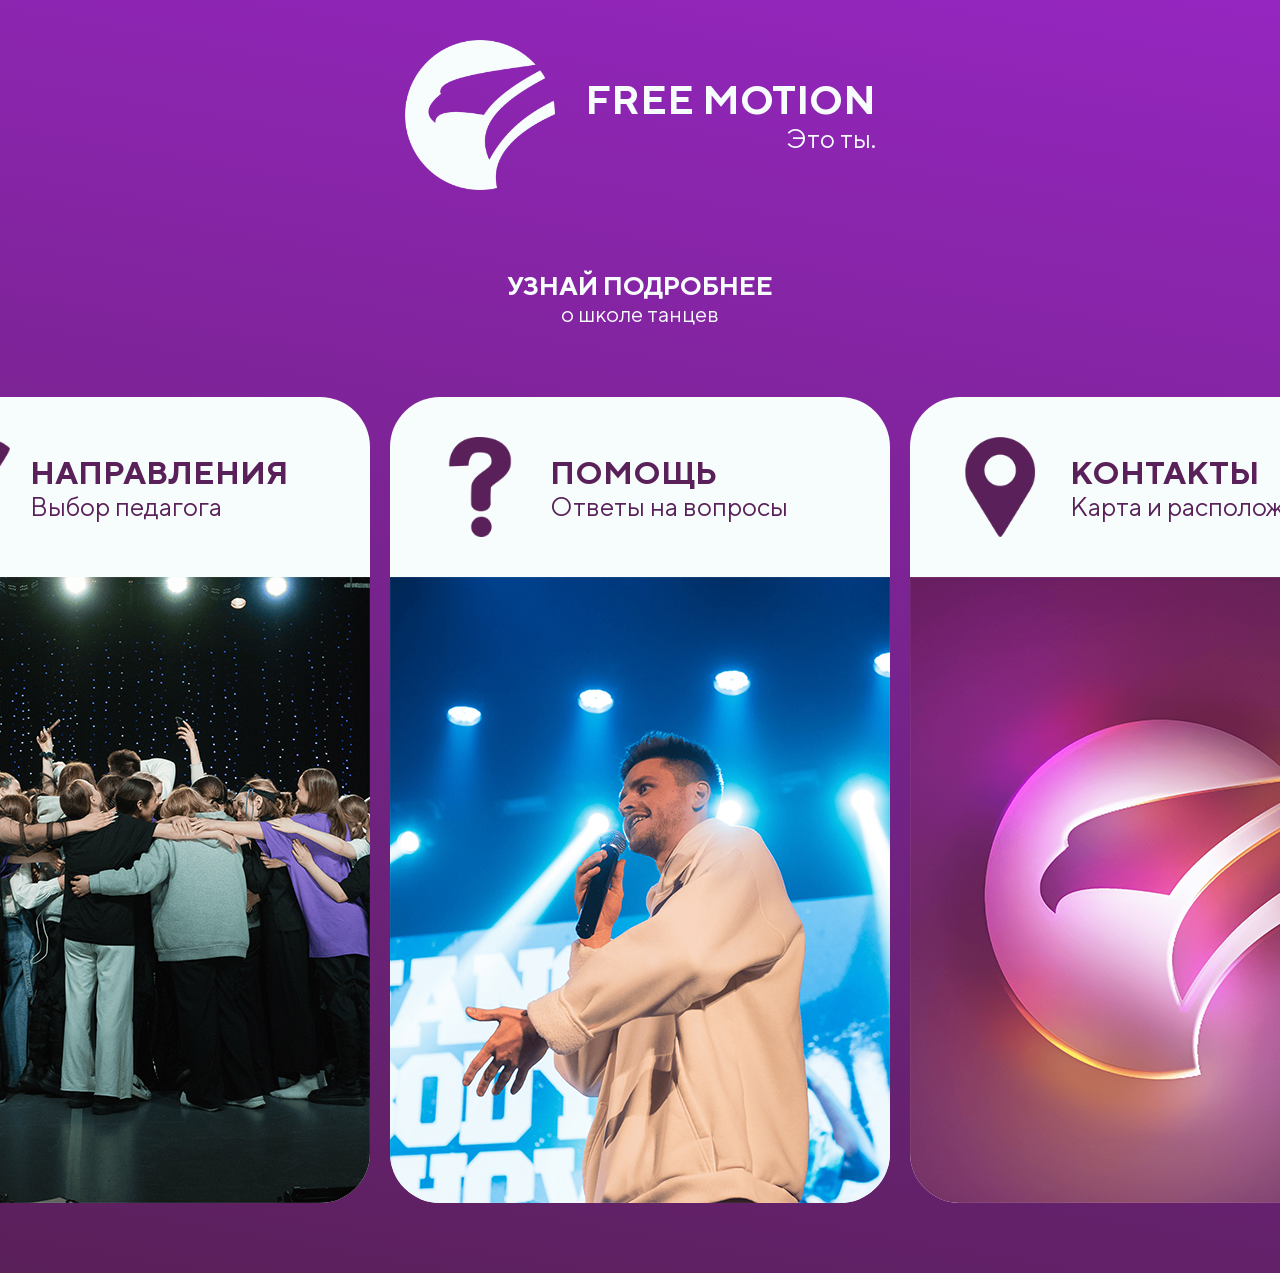
<file: index.html>
<!DOCTYPE html>
<html lang="ru">

<head>
    <meta charset="UTF-8">
    <meta name="viewport" content="width=device-width, initial-scale=1.0, maximum-scale=1.0, user-scalable=no">
    <title>FREE MOTION - Главная</title>
    <meta name="apple-mobile-web-app-capable" content="yes">
    <link rel="icon" href="/assets/icons/icon.png">
    <link rel="apple-touch-icon" href="/assets/icons/icon.png">
    <link rel="stylesheet" href="/assets/css/styles.css">
    <link rel="stylesheet" href="/assets/css/site.css">
    <link rel="stylesheet" href="/index.css">
</head>

<div class="topbar"></div>

<body>
    <header>
        <div class="header">
            <div class="brand">
                <a href="/"><img src="/assets/icons/logo.png"></a>
                <div class="titles">
                    <p class="title">FREE MOTION</p>
                    <p class="subtitle">Это ты.</p>
                </div>
            </div>
        </div>
    </header>

    <main>
        <div class="head">
            <p>Узнай подробнее</p>
            <p>о школе танцев</p>
        </div>

        <div class="index">
            <a href="/directions/">
                <div class="index-block">
                    <div class="block-header">
                        <img class="header-img" src="/assets/images/main/directions.webp">
                        <img class="header-img hover" src="/assets/images/main/directions-hover.webp">
                        <div class="block-title">
                            <p>Направления</p>
                            <p>Выбор педагога</p>
                        </div>
                    </div>
                    <div class="block-img">
                        <img src="/assets/images/main/directions-img.webp">
                    </div>
                </div>
            </a>
            <a href="/help/">
                <div class="index-block">
                    <div class="block-header">
                        <img class="header-img" src="/assets/images/main/help.webp">
                        <img class="header-img hover" src="/assets/images/main/help-hover.webp">
                        <div class="block-title">
                            <p>Помощь</p>
                            <p>Ответы на вопросы</p>
                        </div>
                    </div>
                    <div class="block-img">
                        <img src="/assets/images/main/help-img.webp">
                    </div>
                </div>
            </a>
            <a href="/contact/">
                <div class="index-block">
                    <div class="block-header">
                        <img class="header-img" src="/assets/images/main/contact.webp">
                        <img class="header-img hover" src="/assets/images/main/contact-hover.webp">
                        <div class="block-title">
                            <p>Контакты</p>
                            <p>Карта и расположение</p>
                        </div>
                    </div>
                    <div class="block-img">
                        <img src="/assets/images/main/contact-img.webp">
                    </div>
                </div>
            </a>
        </div>
    </main>

</body>

<div class="bottombar"></div>

</html>
</file>
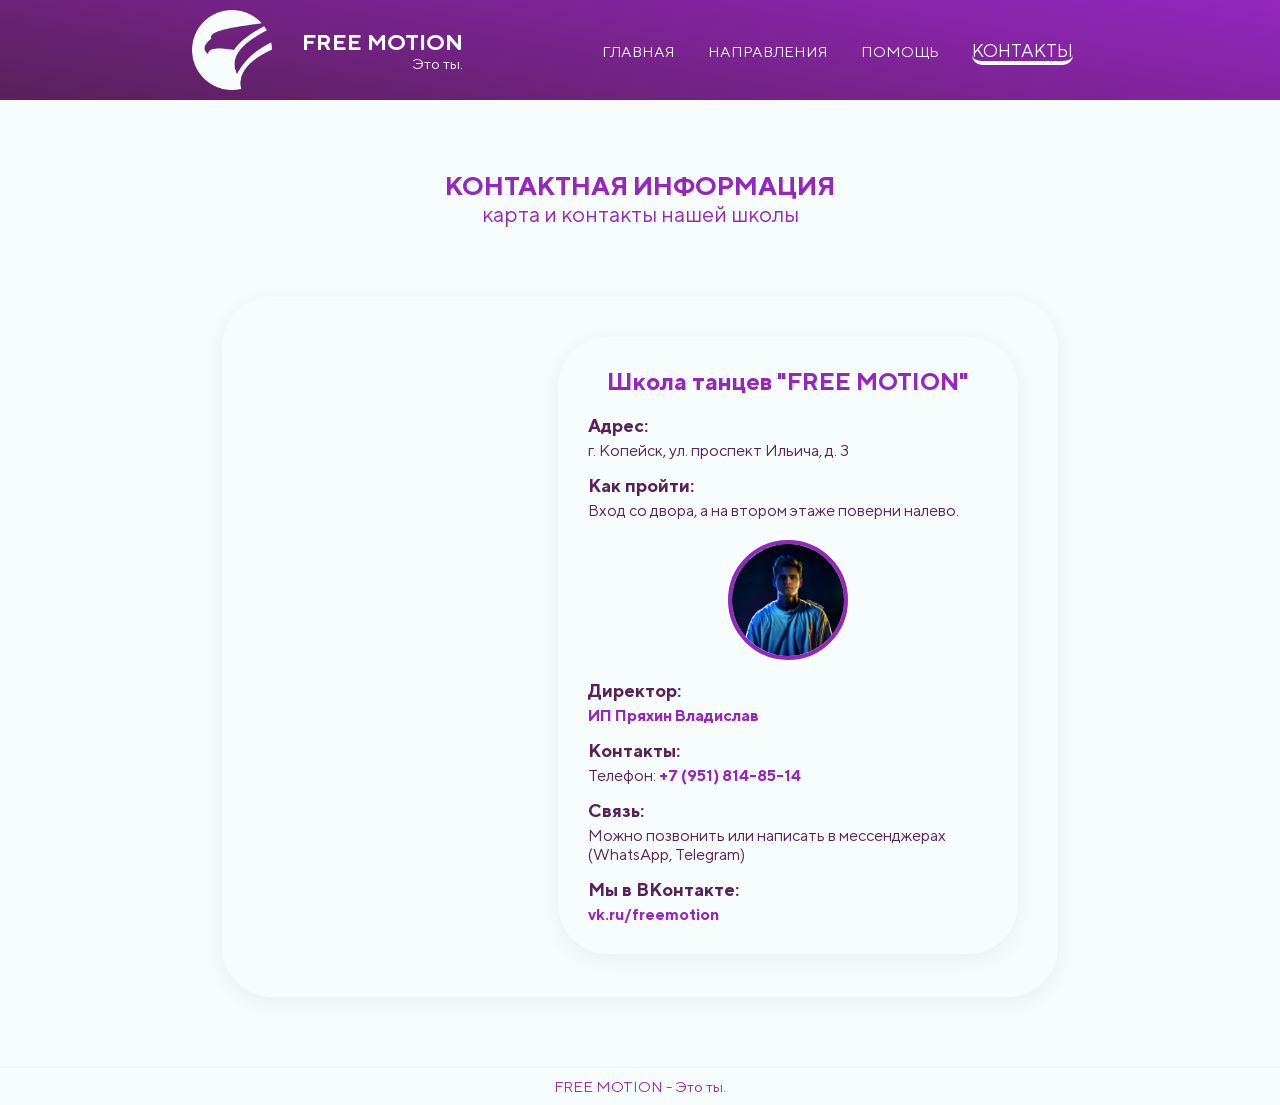
<file: contact/index.html>
<!DOCTYPE html>
<html lang="ru">

<head>
    <meta charset="UTF-8">
    <meta name="viewport" content="width=device-width, initial-scale=1.0, maximum-scale=1.0, user-scalable=no">
    <title>FREE MOTION - Контакты</title>
    <meta name="apple-mobile-web-app-capable" content="yes">
    <link rel="icon" href="/assets/icons/icon.png">
    <link rel="apple-touch-icon" href="/assets/icons/icon.png">
    <link rel="stylesheet" href="/assets/css/styles.css">
    <link rel="stylesheet" href="/assets/css/site.css">
    <link rel="stylesheet" href="/contact/contact.css">
</head>

<div class="topbar"></div>

<body>
    <header>
        <div class="header">
            <div class="brand">
                <a href="/"><img src="/assets/icons/logo.png"></a>
                <div class="titles">
                    <p class="title">FREE MOTION</p>
                    <p class="subtitle">Это ты.</p>
                </div>
            </div>
            <nav class="navigate">
                <a href="/">ГЛАВНАЯ</a>
                <a href="/directions/">НАПРАВЛЕНИЯ</a>
                <a href="/help/">ПОМОЩЬ</a>
                <a href="/contact/" class="active">КОНТАКТЫ</a>
            </nav>
        </div>

        <div class="header-mobile">
            <div class="mobile-logo">
                <a href="/"><img src="/assets/icons/logo.png"></a>
            </div>
            <div class="mobile-brand">
                <div class="mobile-titles">
                    <p class="mobile-title">FREE MOTION</p>
                    <p class="mobile-subtitle">Это ты.</p>
                </div>
                <div class="mobile-navigate">
                    <a href="/directions/"><img src="/assets/images/main/directions-hover.webp" data-active="/assets/images/mobile/directions-mobile.webp"></a>
                    <a href="/help/"><img src="/assets/images/main/help-hover.webp" data-active="/assets/images/mobile/help-mobile.webp"></a>
                    <a href="/contact/" class="active"><img src="/assets/images/main/contact-hover.webp" data-active="/assets/images/mobile/contact-mobile.webp"></a>
                </div>
            </div>
        </div>
    </header>

    <main>
        <div class="head">
            <p>Контактная информация</p>
            <p>карта и контакты нашей школы</p>
        </div>
        <div class="map">
            <div id="map"></div>
            <div class="map-contacts">
                <div class="contact-header">Школа танцев "FREE MOTION"</div>
                <div class="contact-title">Адрес:</div>
                <div class="contact-text">г. Копейск, ул. проспект Ильича, д. 3</div>
                <div class="contact-title">Как пройти:</div>
                <div class="contact-text">Вход со двора, а на втором этаже поверни налево.</div>
                <div class="contact-director"><a target="_blank" href="https://vk.ru/pryahinvlad"><img src="/assets/icons/vlad.png"></a></div>
                <div class="contact-title">Директор:</div>
                <div class="contact-text"><a target="_blank" href="https://vk.ru/pryahinvlad">ИП Пряхин Владислав</a></div>
                <div class="contact-title">Контакты:</div>
                <div class="contact-text">Телефон: <a href="tel:+79518148514">+7 (951) 814-85-14</a></div>
                <div class="contact-title">Связь:</div>
                <div class="contact-text">Можно позвонить или написать в мессенджерах (WhatsApp, Telegram)</div>
                <div class="contact-title">Мы в ВКонтакте:</div>
                <div class="contact-text"><a target="_blank" href="https://vk.ru/freemotion">vk.ru/freemotion</a></div>
            </div>
        </div>
    </main>

    <footer>
        <div class="footer">
            <p>FREE MOTION - Это ты.</p>
        </div>
    </footer>

    <script src="https://api-maps.yandex.ru/2.1/?lang=ru_RU"></script>
    <script type="module" src="/contact/contact.js"></script>

</body>

<div class="bottombar"></div>

</html>
</file>
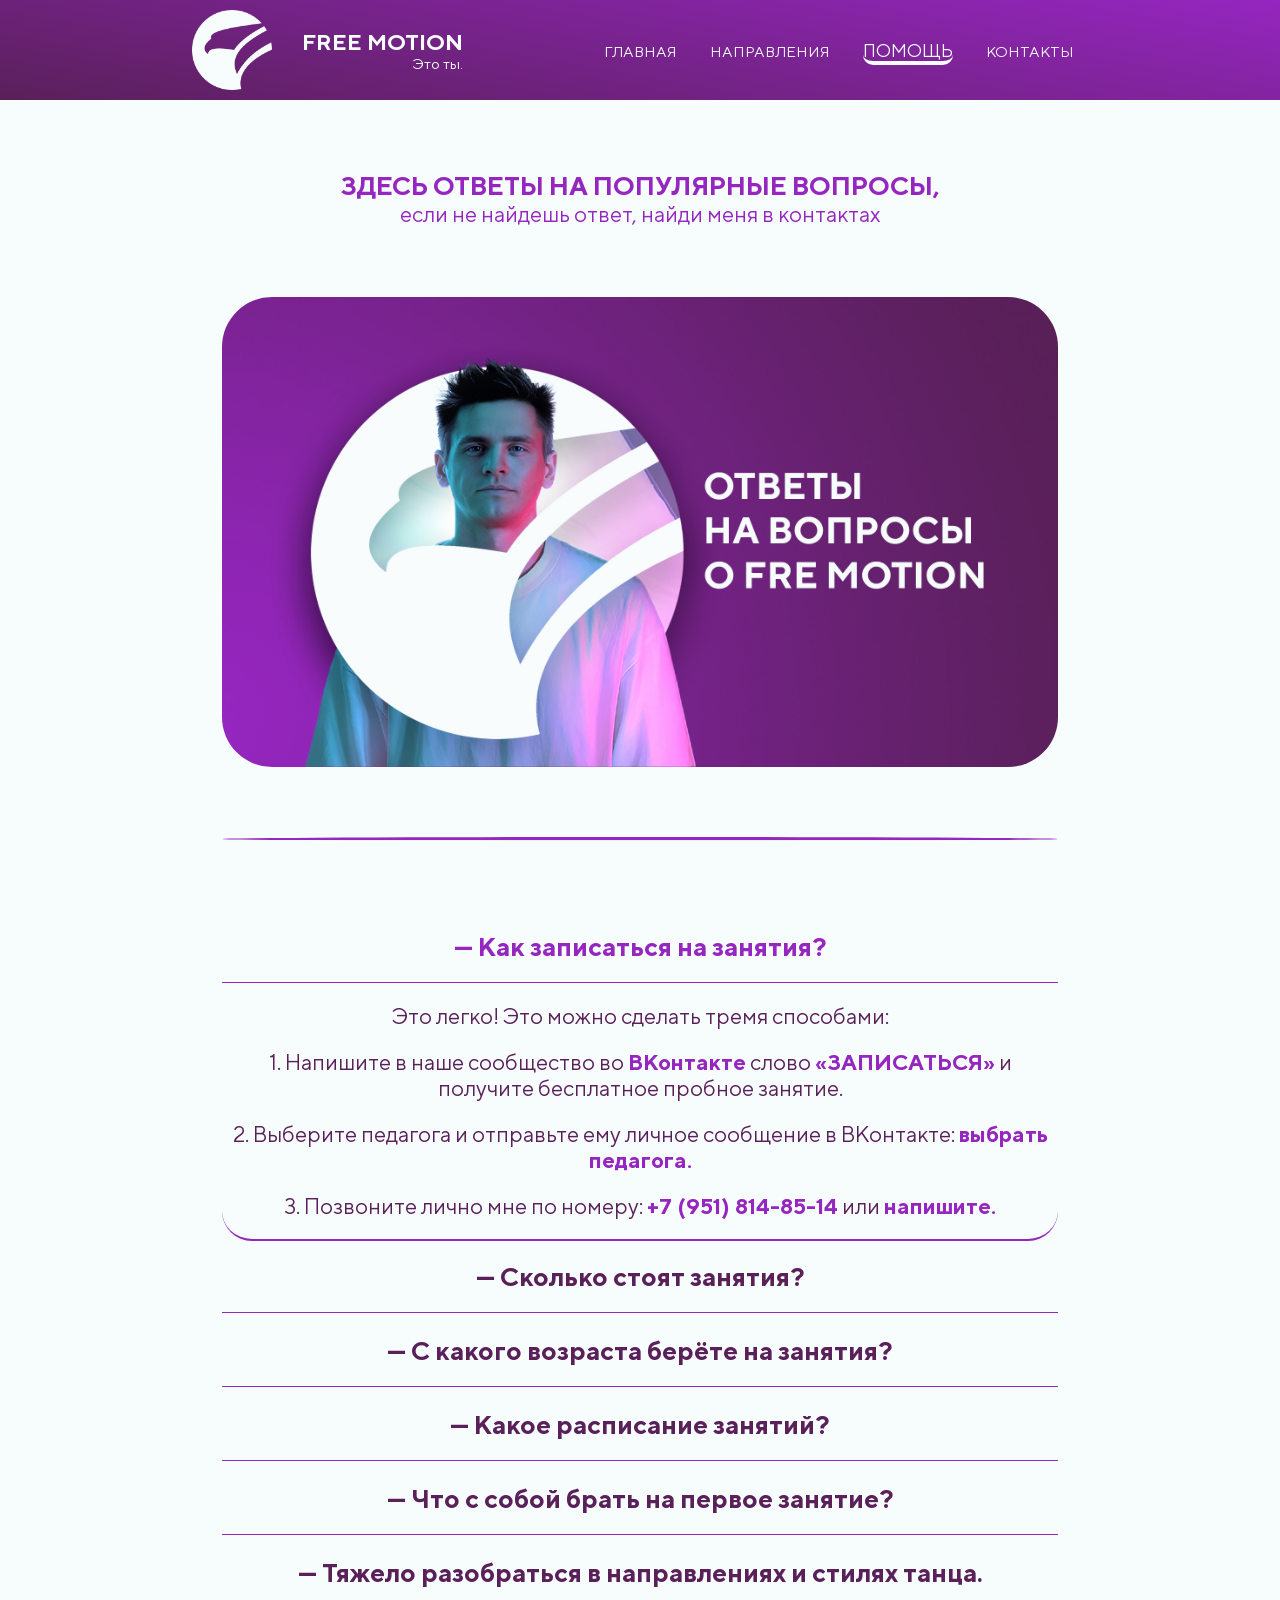
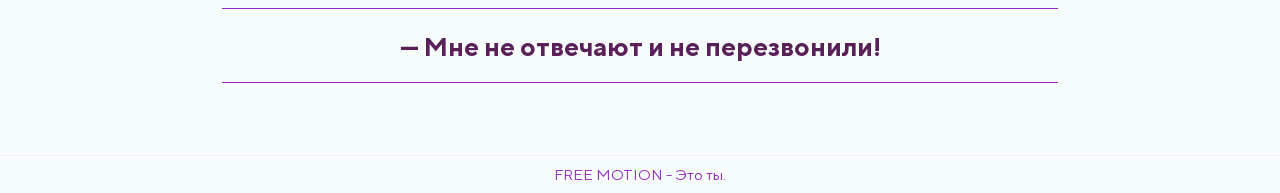
<file: help/index.html>
<!DOCTYPE html>
<html lang="ru">

<head>
    <meta charset="UTF-8">
    <meta name="viewport" content="width=device-width, initial-scale=1.0, maximum-scale=1.0, user-scalable=no">
    <title>FREE MOTION - Помощь</title>
    <meta name="apple-mobile-web-app-capable" content="yes">
    <link rel="icon" href="/assets/icons/icon.png">
    <link rel="apple-touch-icon" href="/assets/icons/icon.png">
    <link rel="stylesheet" href="/assets/css/styles.css">
    <link rel="stylesheet" href="/assets/css/site.css">
    <link rel="stylesheet" href="/help/help.css">
</head>

<div class="topbar"></div>

<body>
    <header>
        <div class="header">
            <div class="brand">
                <a href="/"><img src="/assets/icons/logo.png"></a>
                <div class="titles">
                    <p class="title">FREE MOTION</p>
                    <p class="subtitle">Это ты.</p>
                </div>
            </div>
            <nav class="navigate">
                <a href="/">ГЛАВНАЯ</a>
                <a href="/directions/">НАПРАВЛЕНИЯ</a>
                <a href="/help/" class="active">ПОМОЩЬ</a>
                <a href="/contact/">КОНТАКТЫ</a>
            </nav>
        </div>

        <div class="header-mobile">
            <div class="mobile-logo">
                <a href="/"><img src="/assets/icons/logo.png"></a>
            </div>
            <div class="mobile-brand">
                <div class="mobile-titles">
                    <p class="mobile-title">FREE MOTION</p>
                    <p class="mobile-subtitle">Это ты.</p>
                </div>
                <div class="mobile-navigate">
                    <a href="/directions/"><img src="/assets/images/main/directions-hover.webp" data-active="/assets/images/mobile/directions-mobile.webp"></a>
                    <a href="/help/" class="active"><img src="/assets/images/main/help-hover.webp" data-active="/assets/images/mobile/help-mobile.webp"></a>
                    <a href="/contact/"><img src="/assets/images/main/contact-hover.webp" data-active="/assets/images/mobile/contact-mobile.webp"></a>
                </div>
            </div>
        </div>
    </header>

    <main>
        <div class="head">
            <p>Здесь ответы на популярные вопросы,</p>
            <p>если не найдешь ответ, найди меня в контактах</p>
        </div>
        <img src="/assets/images/help/help.webp">
        <hr>
        <div class="help">
            <div class="help-block">
                <p class="help-title active">— Как записаться на занятия?</p>
                <div class="help-text active">
                    <p>Это легко! Это можно сделать тремя способами:</p>
                    <p>1. Напишите в наше сообщество во <a target="_blank" href="https://vk.ru/freemotion"><b>ВКонтакте</b></a> слово <b>«ЗАПИСАТЬСЯ»</b> и получите бесплатное пробное занятие.</p>
                    <p>2. Выберите педагога и отправьте ему личное сообщение в ВКонтакте: <a href="/directions/"><b>выбрать педагога.</b></a></p>
                    <p>3. Позвоните лично мне по номеру: <a href="tel:+79518148514"><b>+7 (951) 814-85-14</b></a> или <a target="_blank" href="https://vk.ru/pryahinvlad"><b>напишите.</b></a></p>
                </div>
            </div>
            <div class="help-block">
                <p class="help-title">— Сколько стоят занятия?</p>
                <div class="help-text">
                    <p>У каждого педагога разное количество занятий в месяц:</p>
                    <div class="help-price">
                        <div class="price">
                            <img src="/assets/images/help/price/p.webp">
                            <div class="price-title">
                                <p>Пробное занятие:</p>
                                <p>0₽</p>
                            </div>
                        </div>
                        <div class="price">
                            <img src="/assets/images/help/price/1.webp">
                            <div class="price-title">
                                <p>Разовое занятие:</p>
                                <p>500₽</p>
                            </div>
                        </div>
                        <div class="price">
                            <img src="/assets/images/help/price/8.webp">
                            <div class="price-title">
                                <p>Абонемент на 8 занятий:</p>
                                <p>2 800₽</p>
                            </div>
                        </div>
                        <div class="price">
                            <img src="/assets/images/help/price/12.webp">
                            <div class="price-title">
                                <p>Абонемент на 12 занятий:</p>
                                <p>3 200₽</p>
                            </div>
                        </div>
                    </div>
                </div>
            </div>
            <div class="help-block">
                <p class="help-title">— С какого возраста берёте на занятия?</p>
                <div class="help-text">
                    <p>Возраст в группах и командах зависит от выбранного направления. Мы учим танцевать с 9 лет до 25 лет. Более подробно о направлениях и возрасте можно у педагогах: <a href="/directions/"><b>узнать</b></a></p>
                </div>
            </div>
            <div class="help-block">
                <p class="help-title">— Какое расписание занятий?</p>
                <div class="help-text">
                    <p>Есть утрение и вечерние группы. Точное расписание зависит от уровня подготовки и выбранного направления. Более подробно о направлениях и о расписании можно узнать у педагогах: <a href="/directions/"><b>узнать</b></a></p>
                </div>
            </div>
            <div class="help-block">
                <p class="help-title">— Что с собой брать на первое занятие?</p>
                <div class="help-text">
                    <p>Движение очень красиво смотрится в свободных вещах. Это может быть лосины и футболка. Или же спортивные штаны и свитшот. И обязательно с собой иметь чистую вторую обувь, кроссовки или кеды.</p>
                </div>
            </div>
            <div class="help-block">
                <p class="help-title">— Тяжело разобраться в направлениях и стилях танца.</p>
                <div class="help-text">
                    <p>Направление — это как веточки у дерева, а листья это танцевальные стили. Всего у нас <a href="/directions/"><b>7 направлений</b></a>: K, C, R, G, N, L, A. Направления делятся по педагогам, ведь у каждого свой подход к обучению.</p>
                    <p>А вот стилей больше, но каждый стиль строится по одним канонам теории танца, для того чтобы не загружать тебя сейчас — можно просто попробовать пройти обучение у разных педагогов и уже по программе разобраться в обширной теории и практики танца. По окончанию системы обучения ты точно во всем разберешься и выберешь для себя то, что тебя по душе.</p>
                </div>
            </div>
            <div class="help-block">
                <p class="help-title">— Мне не отвечают и не перезвонили!</p>
                <div class="help-text">
                    <p>Извиняюсь за людей, у нас они творческие и могут что-то забыть. Мы постоянно тренируемся и творим, поэтому можем долго не заходить в социальные сети. Пожалуйста, напиши в таком случае мне в личные сообщения: <a target="_blank" href="https://vk.ru/pryahinvlad"><b>написать</b></a></p>
                </div>
            </div>
        </div>
    </main>

    <footer>
        <div class="footer">
            <p>FREE MOTION - Это ты.</p>
        </div>
    </footer>

    <script type="module" src="/help/help.js"></script>

</body>

<div class="bottombar"></div>

</html>
</file>
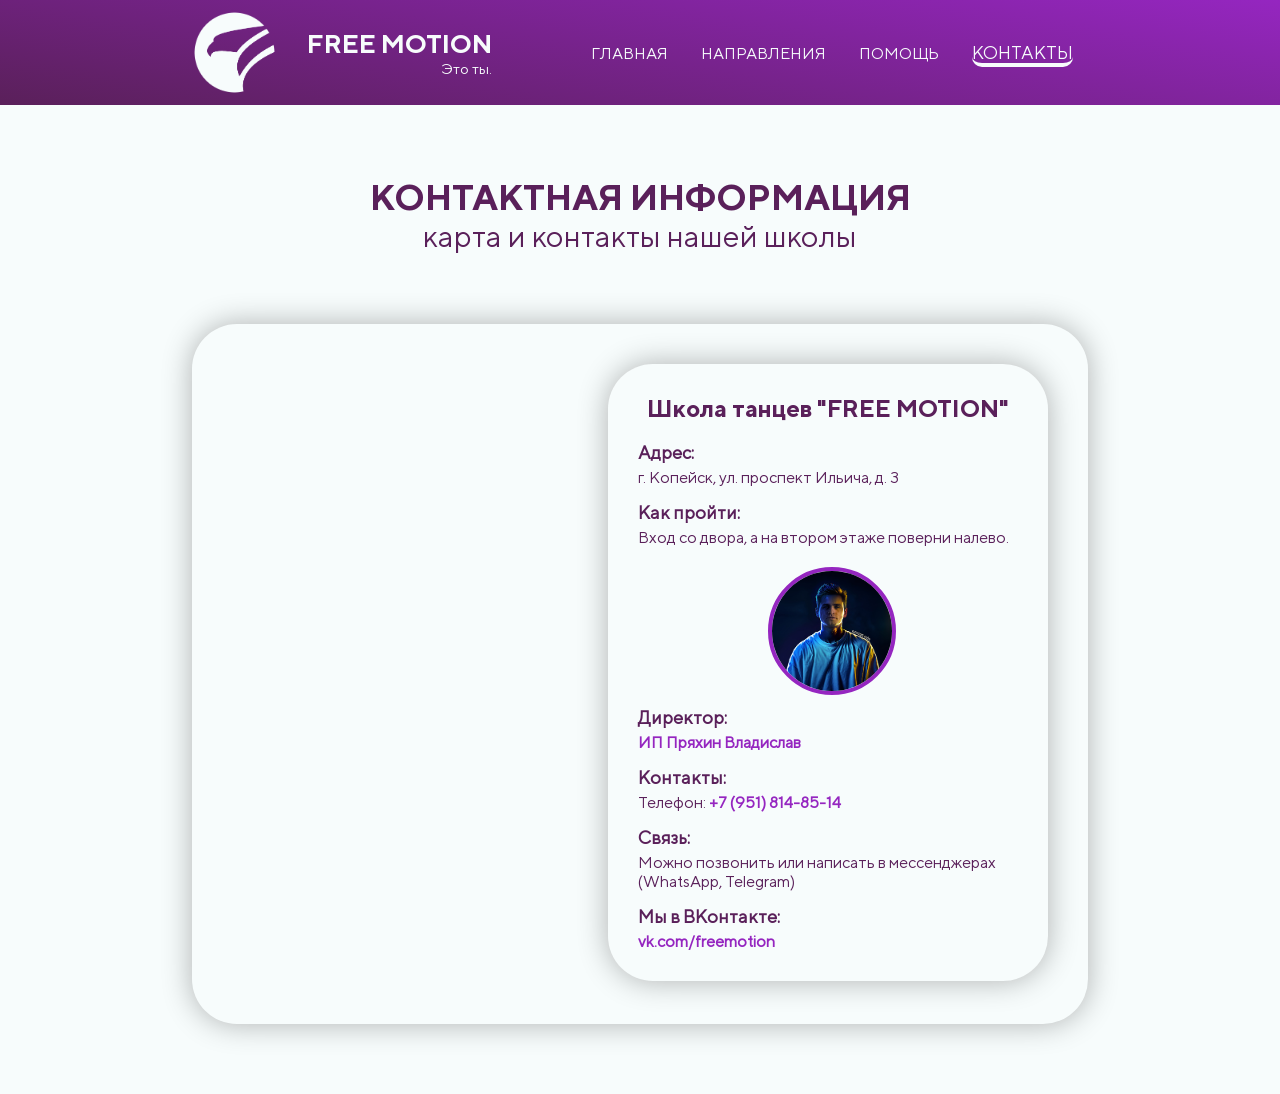
<file: contact.html>
<!DOCTYPE html>
<html lang="ru">

<head>
	<meta charset="UTF-8">
	<meta name="viewport" content="width=device-width, initial-scale=1.0">
	<title>FREE MOTION - Контакты</title>
	<link rel="icon" href="/img/favicon.png">
    <link rel="stylesheet" href="/style.css">
    <link rel="stylesheet" href="/header.css">
    <link rel="stylesheet" href="/contact.css">
    <meta name="theme-color" content="#9526c0">
</head>

<body>

    <header>
        <div class="header">
            <div class="logo">
                <a href="/"><img src="/img/logo.png" alt=""></a>
                <div class="name">
                    <p><a class="name1" href="/">FREE MOTION</a></p>
                    <p><a class="name2" href="/">Это ты.</a></p>
                </div>
            </div>
            <nav class="nav">
                <a href="/">ГЛАВНАЯ</a>
                <a href="/directions.html">НАПРАВЛЕНИЯ</a>
                <a href="/help.html">ПОМОЩЬ</a>
                <a href="/contact.html" class="active">КОНТАКТЫ</a>
            </nav>
        </div>

        <div class="header-mobile">
            <div class="logo-mobile">
                <a href="/"><img src="/img/logo.png" alt=""></a>
            </div>
            <div class="nav-mobile">
                <div class="name-mobile">
                    <p><a class="name1-mobile" href="/">FREE MOTION</a></p>
                    <p><a class="name2-mobile" href="/">Это ты.</a></p>
                </div>
                <div class="icons">
                    <a href="/directions.html" title="Направления"><img src="/img/index/nap.png" alt="Направления" data-active="/img/index/nap-header.png"></a>
                    <a href="/help.html" title="Помощь"><img src="/img/index/vop.png" alt="Помощь" data-active="/img/index/vop-header.png"></a>
                    <a href="/contact.html" class="active" title="Контакты"><img src="/img/index/map.png" alt="Контакты" data-active="/img/index/map-header.png"></a>
                </div>
            </div>
        </div>
    </header>

    <main>
    <div class="help">
        <h1>Контактная информация</h1>
        <h2>карта и контакты нашей школы</h2>
    </div>
    <div class="contact-section">
        <div class="map-wrapper">
            <div id="map"></div>
            <div class="contact-box">
                <!-- Заголовок -->
                <div class="heade">Школа танцев 
"FREE MOTION"</div>

                <!-- Адрес -->
                <div class="section-title">Адрес:</div>
                <div class="text">г. Копейск, ул. проспект Ильича, д. 3</div>

                <!-- Как пройти -->
                <div class="section-title">Как пройти:</div>
                <div class="text">Вход со двора, а на втором этаже поверни налево.</div>

                <!-- Фото директора (круглое) -->
                <div class="director-photo">
                    <a href="https://vk.com/pryahinvlad" target="_blank" rel="noopener noreferrer">
                        <img src="/img/contacts/vlad.jpg" alt="Фото директора">
                    </a>
                </div>

                <!-- Имя директора -->
                <div class="section-title">Директор:</div>
                <div class="text">
                    <a href="https://vk.com/pryahinvlad">ИП Пряхин Владислав</a>
                </div>

                <!-- Контакты -->
                <div class="section-title">Контакты:</div>
                <div class="text">
                    Телефон: <a href="tel:+79518148514">+7 (951) 814-85-14</a>
                </div>

                <!-- Способ связи -->
                <div class="section-title">Связь:</div>
                <div class="text">
                    Можно позвонить или написать в мессенджерах (WhatsApp, Telegram)
                </div>

                <!-- Группа ВКонтакте -->
                <div class="section-title">Мы в ВКонтакте:</div>
                <div class="text">
                    <a href="https://vk.com/examplegroup" target="_blank" rel="noopener noreferrer">vk.com/freemotion</a>
                </div>
            </div>
        </div>
    </div>
</main>

    <a id="top" href="#"><img src="/img/top.svg" alt=""></a>

    <script src="https://api-maps.yandex.ru/2.1/?lang=ru_RU" type="text/javascript"></script>
    <script src="https://ajax.googleapis.com/ajax/libs/jquery/3.7.1/jquery.min.js"></script>
    <script src="/main.js"></script>

</body>

</html>
</file>
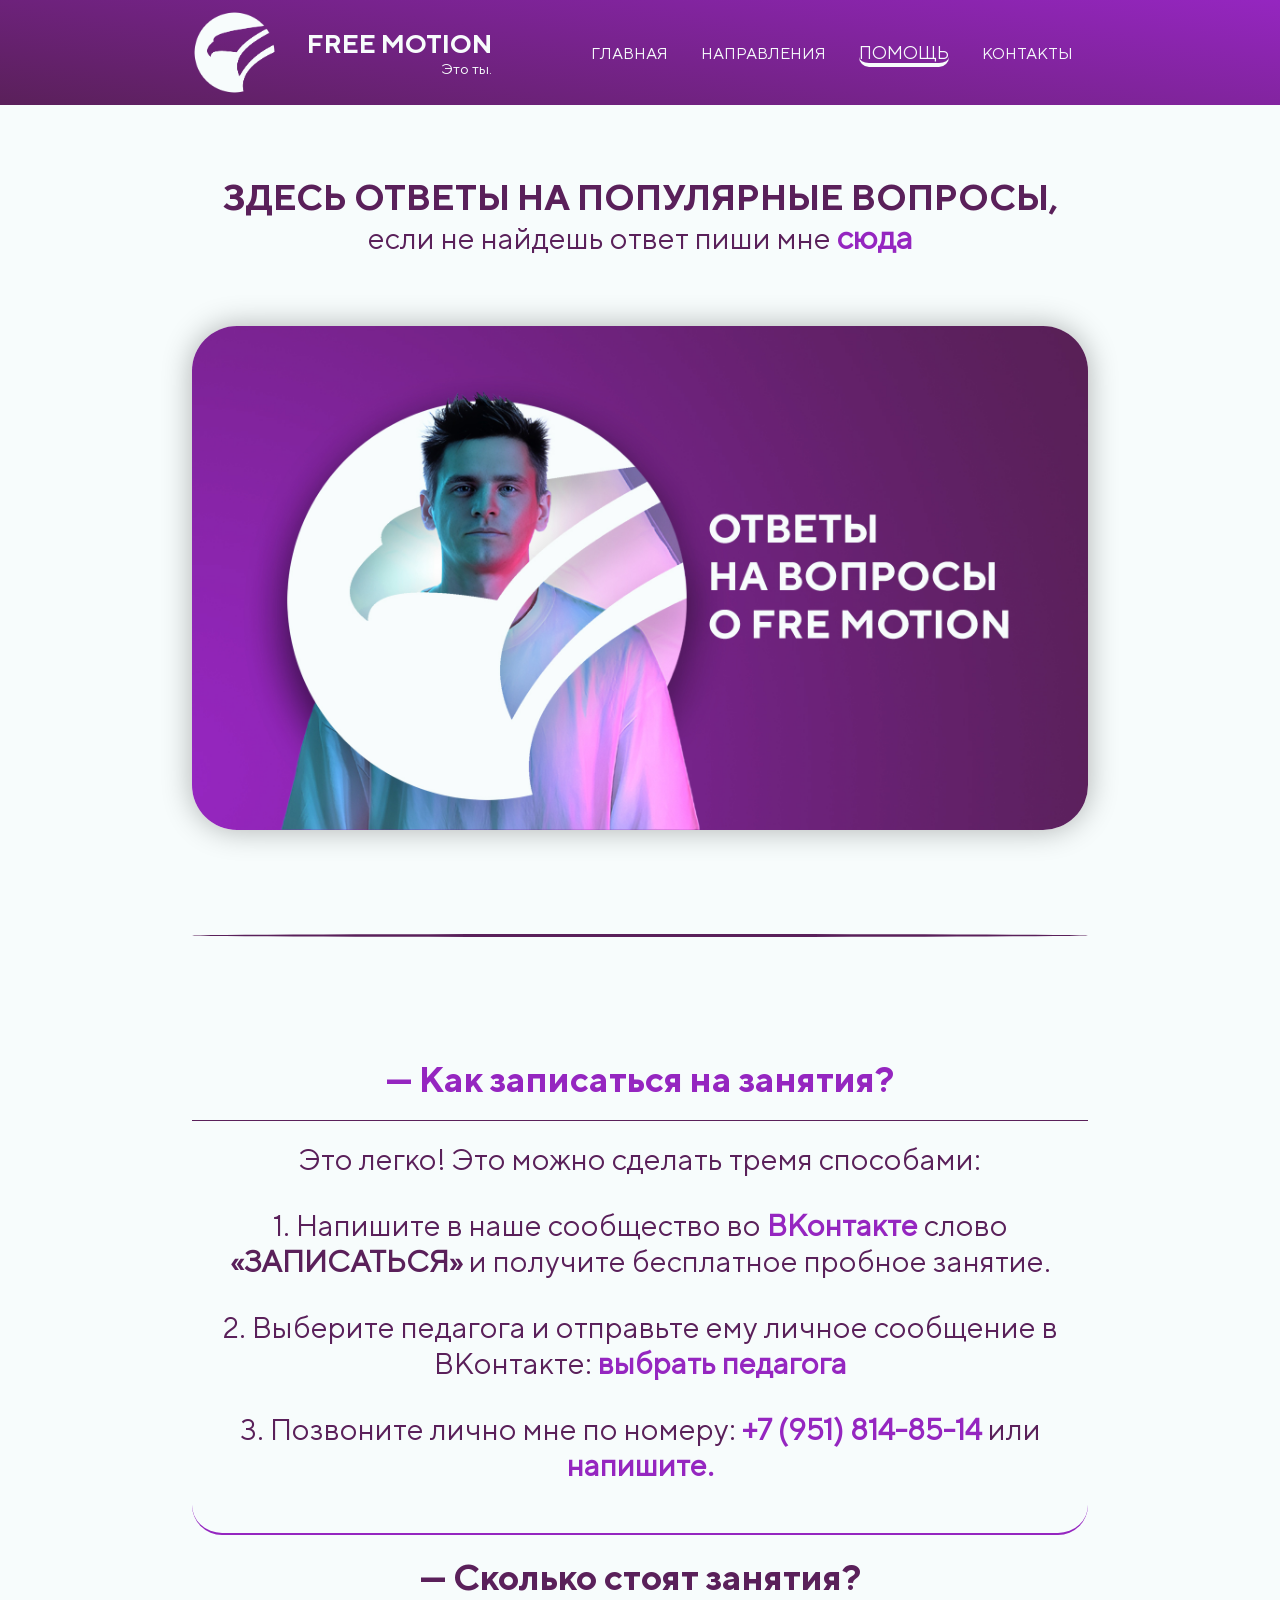
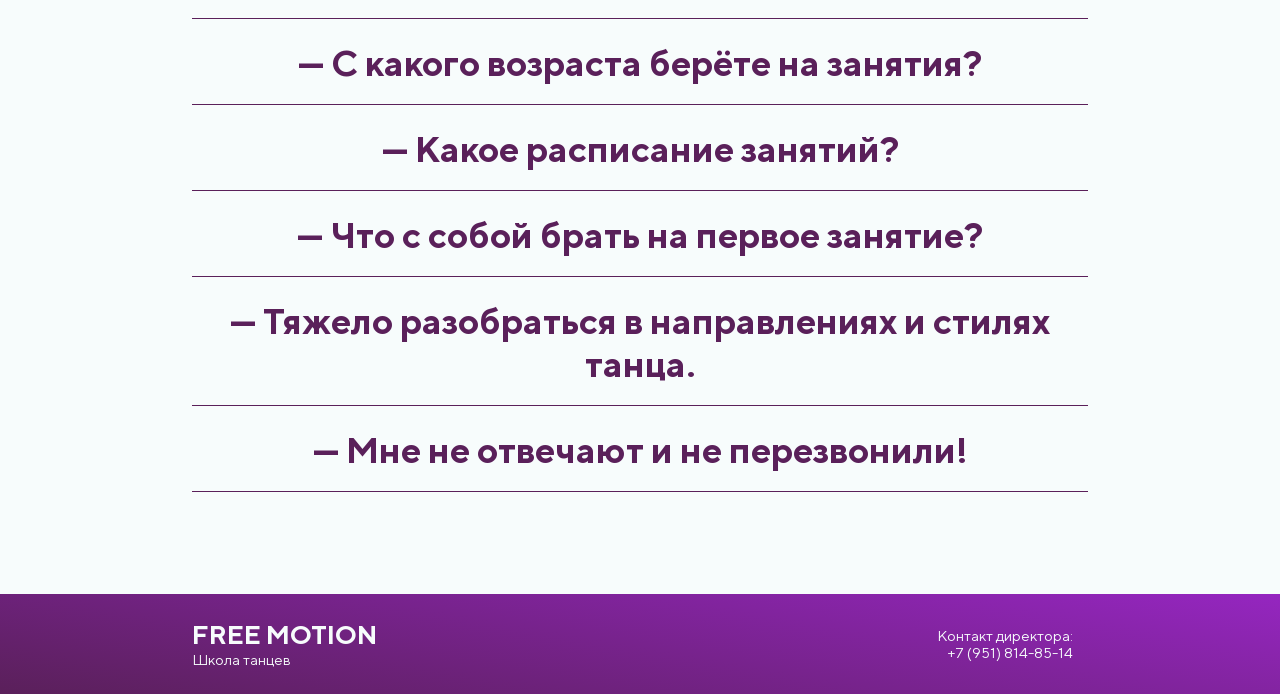
<file: help.html>
<!DOCTYPE html>
<html lang="ru">

<head>
	<meta charset="UTF-8">
	<meta name="viewport" content="width=device-width, initial-scale=1.0">
	<title>FREE MOTION - Помощь</title>
	<link rel="icon" href="/img/favicon.png">
    <link rel="stylesheet" href="/style.css">
    <link rel="stylesheet" href="/header.css">
    <link rel="stylesheet" href="/help.css">
    <link rel="stylesheet" href="/footer.css">
    <meta name="theme-color" content="#9526c0">
</head>

<body>

    <header>
        <div class="header">
            <div class="logo">
                <a href="/"><img src="/img/logo.png" alt=""></a>
                <div class="name">
                    <p><a class="name1" href="/">FREE MOTION</a></p>
                    <p><a class="name2" href="/">Это ты.</a></p>
                </div>
            </div>
            <nav class="nav">
                <a href="/">ГЛАВНАЯ</a>
                <a href="/directions.html">НАПРАВЛЕНИЯ</a>
                <a href="/help.html" class="active">ПОМОЩЬ</a>
                <a href="/contact.html">КОНТАКТЫ</a>
            </nav>
        </div>

        <div class="header-mobile">
            <div class="logo-mobile">
                <a href="/"><img src="/img/logo.png" alt=""></a>
            </div>
            <div class="nav-mobile">
                <div class="name-mobile">
                    <p><a class="name1-mobile" href="/">FREE MOTION</a></p>
                    <p><a class="name2-mobile" href="/">Это ты.</a></p>
                </div>
                <div class="icons">
                    <a href="/directions.html" title="Направления"><img src="/img/index/nap.png" alt="Направления" data-active="/img/index/nap-header.png"></a>
                    <a href="/help.html" class="active" title="Помощь"><img src="/img/index/vop.png" alt="Помощь" data-active="/img/index/vop-header.png"></a>
                    <a href="/contact.html" title="Контакты"><img src="/img/index/map.png" alt="Контакты" data-active="/img/index/map-header.png"></a>
                </div>
            </div>
        </div>
    </header>

    <main>
        <div class="main">
            <div class="help">
                <h1>Здесь ответы на популярные вопросы,</h1>
                <h2>если не найдешь ответ пиши мне <a href="https://vk.com/pryahinvlad">сюда</a></h2>
            </div>

            <div class="vlad">
                <a target="_blank" href="https://vk.com/pryahinvlad"><img src="/img/help/help.jpg" alt=""></a>
            </div>
            <hr>
            <div class="container">
                <div class="accordion">
                    <div class="accordion-block">
                        <h1 class="accordion-name activ">— Как записаться на занятия?</h1>
                        <div class="content activ">
                            <p>Это легко! Это можно сделать тремя способами:</p>
                            <p>1. Напишите в наше сообщество во <a target="_blank" href="https://vk.com/freemotion"><u>ВКонтакте</u></a> слово <b>«ЗАПИСАТЬСЯ»</b> и получите бесплатное пробное занятие.</p>
                            <p>2. Выберите педагога и отправьте ему личное сообщение в ВКонтакте: <a href="/directions.html"><u>выбрать педагога</u></a></p>
                            <p>3. Позвоните лично мне по номеру: <a href="tel:+79518148514"><u>+7 (951) 814-85-14</u></a> или <a href="https://vk.com/pryahinvlad"><u>напишите.</u></a></p>
                        </div>
                    </div>

                    <div class="accordion-block">
                        <h1 class="accordion-name">— Сколько стоят занятия?</h1>
                        <div class="content">
                            <p>У каждого педагога разное количество занятий в месяц:</p>
                            <div class="price">
                                <div class="pr">
                                    <div class="foto">
                                        <img src="/img/price/p.jpg" alt="">
                                    </div>
                                    <div class="st">
                                        <p>Пробное занятие:</p>
                                        <p>0₽</p>
                                    </div>
                                </div>
                                <div class="pr">
                                    <div class="foto">
                                        <img src="/img/price/1.jpg" alt="">
                                    </div>
                                    <div class="st">
                                        <p>Разовое занятие:</p>
                                        <p>500₽</p>
                                    </div>
                                </div>
                                <div class="pr">
                                    <div class="foto">
                                        <img src="/img/price/8.jpg" alt="">
                                    </div>
                                    <div class="st">
                                        <p>Абонемент 8 занятий:</p>
                                        <p>2 400₽</p>
                                    </div>
                                </div>
                                <div class="pr">
                                    <div class="foto">
                                        <img src="/img/price/12.jpg" alt="">
                                    </div>
                                    <div class="st">
                                        <p>Абонемент 12 занятий:</p>
                                        <p>2 900₽</p>
                                    </div>
                                </div>
                            </div>
                        </div>
                    </div>

                    <div class="accordion-block">
                        <h1 class="accordion-name">— С какого возраста берёте на занятия?</h1>
                        <div class="content">
                            <p>Возраст в группах и командах зависит от выбранного направления. Мы учим танцевать с 9 лет до 25 лет. Более подробно о направлениях и возрасте можно у педагогах: <a href="/directions.html"><u>узнать</u></a></p>
                        </div>
                    </div>

                    <div class="accordion-block">
                        <h1 class="accordion-name">— Какое расписание занятий?</h1>
                        <div class="content">
                            <p>Есть утрение и вечерние группы. Точное расписание зависит от уровня подготовки и выбранного направления. Более подробно о направлениях и о расписании можно узнать у педагогах: <a href="/directions.html"><u>узнать</u></a></p>
                        </div>
                    </div>

                    <div class="accordion-block">
                        <h1 class="accordion-name">— Что с собой брать на первое занятие?</h1>
                        <div class="content">
                            <p>Движение очень красиво смотрится в свободных вещах. Это может быть лосины и футболка. Или же спортивные штаны и свитшот. И обязательно с собой иметь чистую вторую обувь, кроссовки или кеды.</p>
                        </div>
                    </div>

                    <div class="accordion-block">
                        <h1 class="accordion-name">— Тяжело разобраться в направлениях и стилях танца.</h1>
                        <div class="content">
                            <p>Направление — это как веточки у дерева, а листья это танцевальные стили. Всего у нас <a href="/directions.html"><u>6 направлений</u></a>: K, C, R, G, N, L. Направления делятся по педагогам, ведь у каждого свой подход к обучению.</p>
                            <p>А вот стилей больше, но каждый стиль строится по одним канонам теории танца, для того чтобы не загружать тебя сейчас — можно просто попробовать пройти обучение у разных педагогов и уже по программе разобраться в обширной теории и практики танца. По окончанию системы обучения ты точно во всем разберешься и выберешь для себя то, что тебя по душе.</p>
                        </div>
                    </div>

                    <div class="accordion-block">
                        <h1 class="accordion-name">— Мне не отвечают и не перезвонили!</h1>
                        <div class="content">
                            <p>Извиняюсь за людей, у нас они творческие и могут что-то забыть. Мы постоянно тренируемся и творим, поэтому можем долго не заходить в социальные сети. Пожалуйста, напиши в таком случае мне в личные сообщения: <a target="_blank" href="https://vk.com/pryahinvlad"><u>написать</u></a></p>
                        </div>
                    </div>
                </div>
            </div>
        </div>
    </main>

    <footer>
        <div class="footer">
            <div class="name"> 
                <p><a class="name1" href="/">FREE MOTION</a></p>
                <p><a class="name2" href="/">Школа танцев</a></p>
            </div>
            <div class="dir">
                <p>Контакт директора:</p>
                <p><a href="tel:+79518148514">+7 (951) 814-85-14</a></p>
            </div>
        </div>
    </footer>

    <a id="top" href="#"><img src="/img/top.svg" alt=""></a>

    <script src="https://ajax.googleapis.com/ajax/libs/jquery/3.7.1/jquery.min.js"></script>
    <script src="/main.js"></script>

</body>

</html>
</file>
<file: assets/css/styles.css>
/* Импорты */
@import "/assets/css/header.css";
@import "/assets/css/main.css";
@import "/assets/css/footer.css";
@import "/assets/css/loader.css";
@import "/assets/css/modal.css";

@font-face {
    font-family: "TTNorms";
    src: url("/assets/fonts/TTNorms-Regular.woff2");
    font-weight: 400;
}

@font-face {
    font-family: "TTNorms";
    src: url("/assets/fonts/TTNorms-Bold.woff2");
    font-weight: 700;
}

:root {
    --light: #f7fcfc;
    --dark: #171717;
    --purple-light: #9526c0;
    --purple-dark: #5a205a;
    --glass: #f2f0fa;
    --white: #ffffff;
    --gradient: linear-gradient(10deg, var(--purple-dark) 0%, var(--purple-light) 100%);
    --radius-small: 30px;
    --radius-big: 50px;
    --shadow: 0 5px 25px #17171710;
    --text13: 13px;
    --text15: 15px;
    --text18: 18px;
    --text22: 22px;
    --text26: 26px;
}

*,
*::before,
*::after {
    box-sizing: border-box;
    margin: 0;
    padding: 0;
    font-family: "TTNorms";
    text-decoration: none;
}

img {
    display: block;
}

body {
    background: var(--light);
}

.topbar {
    pointer-events: none;
    position: fixed;
    top: 0px;
    z-index: 999;
    width: 100%;
    height: 11px;
    background: #9526c0;
    mask-image: linear-gradient(to right, transparent, transparent);
}

.bottombar {
    pointer-events: none;
    position: fixed;
    bottom: 0px;
    z-index: 999;
    width: 100%;
    height: 11px;
    background: #9526c0;
    mask-image: linear-gradient(to right, transparent, transparent);
}
</file>
<file: assets/css/site.css>
.header {
    justify-content: space-between;
    width: 70%;
}

.navigate a {
    color: var(--light);
    font-size: var(--text15);
    margin: 0px 15px;
}

.navigate .active {
    font-size: var(--text18);
    border-bottom: 4px solid var(--light);
    border-radius: 10px;
}

@media (hover: hover) {
    .navigate a:hover {
        border-bottom: 4px solid var(--light);
        border-radius: 10px;
    }
}

.head p:first-of-type {
    color: var(--purple-light);
    font-size: var(--text26);
    font-weight: 700;
    text-transform: uppercase;
    text-align: center;
}

.head p:last-of-type {
    color: var(--purple-light);
    font-size: var(--text22);
    text-align: center;
}

main {
    padding: 70px 30px;
    gap: 70px;
    width: 70%;
    margin: auto;
}











header .header-mobile {
    display: none;
    margin: auto;
    align-items: center;
    padding: 10px 0;
}

header .mobile-logo img {
    height: 110px;
}

header .mobile-brand {
    margin-left: 30px;
}

header .mobile-titles {
    display: flex;
    flex-direction: column;
    align-items: flex-end;
}

header .mobile-title {
    font-weight: 700;
    font-size: var(--text26);
    white-space: nowrap;
    color: var(--light);
}

header .mobile-subtitle {
    font-size: var(--text15);
    color: var(--light);
}

header .mobile-navigate {
    padding-top: 5px;
    width: 100%;
    margin: auto;
    display: flex;
    justify-content: space-between;
}

header .mobile-navigate a {
    border-radius: 100%;
    background: var(--light);
    transition: background 0.3s ease;
    display: inline-flex;
    justify-content: center;
    align-items: center;
    width: 50px;
    height: 50px;
}

header .mobile-navigate a img {
    width: 30px;
    height: 30px;
    padding: 0;
}

header .header-mobile .mobile-navigate a.active {
    background: var(--purple-light);
    box-shadow: 0 0 15px 5px rgba(255, 255, 255, 0.5);
}


@media (max-width: 768px) {


    main {
        width: 100%;
        gap: 30px;
        padding: 30px;
    }

    header .header {
        display: none;
    }

    header .header-mobile {
        display: flex;
        justify-content: center;
    }

    header .active {
        border-bottom: 0px solid var(--light);
        border-radius: 0px;
    }

    .head p:first-of-type {
        font-size: var(--text22);
    }

    .head p:last-of-type {
        font-size: var(--text18);
    }





}
</file>
<file: index.css>
body {
    background: var(--gradient);
    min-height: 100vh;
}

header {
    background: none;
    position: static;
}

.header {
    padding-top: 40px;
    justify-content: center;
}

.brand img {
    height: 150px;
}

.title {
    font-size: 40px;
}

.subtitle {
    font-size: var(--text26);
}

.head p:first-of-type {
    color: var(--light);
}

.head p:last-of-type {
    color: var(--light);
}

.index {
    display: flex;
    justify-content: center;
    gap: 20px;
}

.index-block {
    border-radius: var(--radius-big);
    background: var(--light);
    transition: box-shadow 0.3s ease;
}

@media (hover: hover) {
    .index-block:hover {
        box-shadow: 0 0 60px #d45cff, 0 0 70px #ff66ff;
    }
}

.block-header {
    display: flex;
    align-items: center;
    padding: 40px;
    gap: 20px;
}

.block-header img {
    height: 100px;
}

.header-img.hover,
.index-block:hover .header-img {
    display: none;
}

.index-block:hover .header-img.hover {
    display: block;
}

.block-title p:first-of-type {
    color: var(--purple-dark);
    font-size: 32px;
    font-weight: 700;
    text-transform: uppercase;
}

.block-title p:last-of-type {
    color: var(--purple-dark);
    font-size: var(--text26);
}

@media (hover: hover) {
    .index-block:hover .block-title p {
        color: var(--purple-light);
    }
}

.block-img {
    overflow: hidden;
    border-radius: 0 0 var(--radius-big) var(--radius-big);
}

.block-img img {
    transition: transform 0.4s ease;
}

@media (hover: hover) {
    .index-block:hover .block-img img {
        transform: scale(1.1);
    }
}





/* Адаптивность */
@media (max-width: 768px) {

    header .header {
        display: flex;
    }

    header .header-mobile {
        display: none;
    }

    .brand img {
        height: 100px;
    }

    .title {
        font-size: var(--text26);
    }

    .subtitle {
        font-size: var(--text18);
    }

    main {
        gap: 20px;
        padding: 20px;
        width: 100%;
    }

    .head p:first-of-type {
        font-size: var(--text22);
    }

    .head p:last-of-type {
        font-size: var(--text18);
    }

    .index {
        flex-direction: column;
    }

    .block-header {
        padding: 20px 40px;
        gap: 30px;
    }

    .block-header img {
        height: 60px;
    }

    .block-title p:first-of-type {
        font-size: var(--text22);
    }

    .block-title p:last-of-type {
        font-size: var(--text18);
    }

    .block-img img {
        display: none;
    }
}
</file>
<file: contact/contact.css>
.map {
    position: relative;
    height: 700px;
    border-radius: var(--radius-big);
    overflow: hidden;
    box-shadow: var(--shadow);
}

#map {
    width: 100%;
    height: 100%;
}

.map-contacts {
    position: absolute;
    top: 40px;
    right: 40px;
    background: var(--light);
    padding: 30px;
    border-radius: var(--radius-big);
    width: 460px;
    box-shadow: var(--shadow);
    max-height: 700px;
}

.contact-director {
    width: 120px;
    height: 120px;
    margin: 20px auto;
}

.contact-director img {
    width: 100%;
    height: 100%;
    border-radius: 100%;
    object-fit: cover;
    border: 4px solid var(--purple-light);
    cursor: pointer;
    transition: all 250ms ease;
}

@media (hover: hover) {
    .contact-director img:hover {
        transform: scale(1.2);
    }
}

.contact-header {
    font-size: 24px;
    font-weight: 700;
    margin-bottom: 20px;
    color: var(--purple-light);
    text-align: center;
}

.contact-title {
    font-size: 18px;
    font-weight: 700;
    margin-top: 15px;
    color: var(--purple-dark);
}

.contact-text {
    font-size: 16px;
    margin-top: 5px;
    color: var(--purple-dark);
}

.contact-text a {
    color: var(--purple-light);
    font-weight: 700;
}

@media (hover: hover) {
    .contact-text a:hover {
        text-decoration: underline;
    }
}





@media (max-width: 768px) {
    .map {
        height: 500px;
        border-radius: 0;
        box-shadow: none;
        position: static;
        display: flex;
        flex-direction: column;
        height: 900px;
        display: flex;
        gap: 20px;
    }

    #map {
        width: 100%;
        height: 100%;
    }

    .map-contacts {
        padding: 0px;
        border-radius: 0;
        width: auto;
        box-shadow: none;
        position: static;
    }

    .contact-header {
        font-size: 18px;
    }

    .contact-title {
        font-size: 16px;
    }

    .contact-text {
        font-size: 13px;
    }
}
</file>
<file: help/help.css>
main>img {
    border-radius: var(--radius-big);
}

hr {
    border-top: 3px solid var(--purple-light);
    border-radius: 100%;
}

.help-title {
    padding: 20px 0;
    color: var(--purple-dark);
    font-size: 26px;
    border-bottom: 1px solid var(--purple-light);
    text-align: center;
    cursor: pointer;
    font-weight: 700;
}

@media (hover: hover) {

    .help-title:hover,
    .help-title:hover::after {
        color: var(--purple-light);
    }
}

.help-title.active {
    color: var(--purple-light);
}

.help-text {
    transform: scaleY(0);
    transition: opacity 0.2s ease, transform 0.2s ease;
    overflow: hidden;
    max-height: 0;
    border-bottom: 2px solid var(--purple-light);
    border-radius: var(--radius-small);
}

.help-text.active {
    display: flex;
    flex-direction: column;
    padding: 20px 0;
    max-height: 100%;
    transform: scaleY(1);
    gap: 20px;
}


.help-text>p {
    color: var(--purple-dark);
    text-align: center;
    font-size: 22px;
}

.help-text b {
    color: var(--purple-light);
}

@media (hover: hover) {
    .help-text a:hover {
        color: var(--purple-light);
        text-decoration: underline;
    }
}

.help-price {
    display: flex;
    flex-wrap: wrap;
}

.price {
    flex: 1 1 200px;
    display: flex;
    flex-direction: column;
    align-items: center;
    gap: 10px;
}

.price img {
    height: 140px;
    border-radius: 100%;
}

.price-title p {
    color: var(--purple-light);
    font-size: 18px;
    font-style: italic;
    text-align: center;
}

.price-title p:last-of-type {
    font-weight: 700;
}





/* Адаптивность */
@media (max-width: 768px) {
    main>img {
        border-radius: var(--radius-small);
    }

    .help-title {
        font-size: 22px;
    }

    .help-text.active {
        padding: 10px 0;
    }


    .help-text>p {
        font-size: 18px;
    }

    .help-price {
        flex-wrap: nowrap;
    }

    .price img {
        height: 60px;
    }

    .price-title p {
        font-size: 13px;
    }
}
</file>
<file: style.css>
/* Шрифты */
@font-face {
    font-family: "TTNorms-Regular";
    src: url(/font/TTNorms-Regular.woff2);
}

@font-face {
    font-family: "TTNorms-Bold";
    src: url(/font/TTNorms-Bold.woff2);
}






/* Шаблоны */
:root {
    --light: #f7fcfc;
    --dark: #171717;
    --grey-light: #9f9f9f;
    --gray-dark: #2c2c2c;
    --purple-light: #9526c0;
    --purple-dark: #5a205a;
    --gradient: linear-gradient(10deg,#5a205a 0%, #9526c0 100%);
}





/* Базовые настройки */
*{
    margin: 0;
    padding: 0;
    font-family: "TTNorms-Regular";
    color: var(--light);
    text-decoration: none;
}





/* Плавная анимация перемещений */
html {
  scroll-behavior: smooth;
}





/* Белый фон */
body {
    background: var(--light);
}





/* Скролл бар */
body::-webkit-scrollbar {
  width: 15px;
}

body::-webkit-scrollbar-track {
  background: var(--gray-dark);
}

body::-webkit-scrollbar-thumb {
  background: var(--grey-light);
  border-radius: 20px;
  border: 3px solid var(--gray-dark);
}





#top img {
    width: 100px;
    height: 35px;
    pointer-events: none;
    transition: filter 0.3s ease;
}

/* Стиль по умолчанию */
#top {
    position: fixed;
    right: 20px;
    bottom: 20px;
    background: rgba(0, 0, 0, 0);
    border: none;
    outline: none;
    cursor: pointer;
    display: none;
    z-index: 10;
    transition: filter 0.3s ease;
}

/* При попадании в подвал — меняем цвет (пример: делаем белым) */
#top.in-footer img {
    filter: brightness(0) invert(1); /* Пример: иконка становится белой */
}

@media (hover: hover) {
    #top:hover {
        transform: scale(1.1);
    }
}














/* Адаптивность */
@media (max-width: 768px) {
    
/* Якорь */
#top img {
    width: 75px;
    height: 25px;
}

#top {
    width: 75px;
    height: 25px;
}

}
</file>
<file: header.css>
header {
    background: var(--gradient);
    display: flex;
}

header .header {
    display: flex;
    justify-content: space-between;
    align-items: center;
    width: 70%;
    margin: auto;
    padding: 10px 0;
}

header .logo {
    display: flex;
    align-items: center;
}

header .logo img {
    width: 85px;
    pointer-events: none;
    display: block;
}

header .name {
    display: flex;
    margin: 0px 30px;
    flex-direction: column;
    align-items: flex-end;
}

header .name1 {
    font-family: "TTNorms-bold";
    font-size: 26px;
    white-space: nowrap;
}

header .name2 {
    font-size: 15px;
}

header .nav a {
    margin: 0px 15px;
    white-space: nowrap;
}

header .active {
    font-size: 18px;
    border-bottom: 4px solid var(--light);
    border-radius: 10px;
}

@media (hover: hover) {
header .nav a:not(.active):hover {
    border-bottom: 4px solid var(--light);
    border-radius: 10px;
}
}








header .header-mobile {
    display: none;
    margin: auto;
    align-items: center;
    padding: 10px 0;
}

header .logo-mobile img{
    height: 110px;
    display:block
}

header .nav-mobile {
    margin-left: 30px;
}

header .name-mobile {
    display: flex;
    flex-direction: column;
    align-items: flex-end;
}

header .name1-mobile {
    font-family: "TTNorms-bold";
    font-size: 26px;
    white-space: nowrap;
}

header .name2-mobile {
    font-size: 15px;
}


header .icons {
    padding-top: 5px;
    width: 100%;
    margin: auto;
    display: flex;
    justify-content: space-between;
}

header .icons a {
    border-radius: 50%;
    background: var(--light);
    transition: background 0.3s ease;
    display: inline-flex;
    justify-content: center;
    align-items: center;
    width: 50px;
    height: 50px;
}

header .icons a img {
    width: 30px;
    height: 30px;
    padding: 0;
}

header .header-mobile .icons a.active {
    background: var(--purple-light);
    box-shadow: 0 0 15px 5px rgba(255, 255, 255, 0.5);
}















@media (max-width: 768px) {

header .header {
    display: none;
}

header .header-mobile {
    display: flex;
}

header .active {
    border-bottom: 0px solid var(--light);
    border-radius: 0px;
}

}
</file>
<file: contact.css>
* {
    color: inherit;
}


header {
    color: var(--light);
}
/* Контактная информация */
.help {
    padding-top: 70px;
}

.help h1 {
    font-family: "TTNorms-bold";
    color: var(--purple-dark);
    font-size: 36px;
    text-align: center;
    font-weight: normal;
    text-transform: uppercase;
}

.help h2 {
    color: var(--purple-dark);
    text-align: center;
    font-size: 30px;
    font-weight: normal;
}


/* Центрируем основной блок */
.contact-section {
    width: 100%;
    display: flex;
    justify-content: center;
    padding-top: 70px;
    padding-bottom: 70px;
}

/* Контейнер с картой и контактами */
.map-wrapper {
  position: relative;
  width: 70%;          /* 70% ширины экрана */
  height: 700px;        /* Фиксированная высота */
  border-radius: 5vh;
  overflow: hidden;
  box-shadow: 0 0 30px rgba(0,0,0,0.3);
}

/* Карта iframe */
#map {
  width: 100%;
  height: 100%;
  border: none;
  display: block;
}

/* Контактный блок поверх карты */
.contact-box {
  position: absolute;
  top: 40px;
  right: 40px;
  background: var(--light);
  padding: 30px;
  border-radius: 5vh;
  width: 380px;
  box-shadow: 0 0 30px rgba(0,0,0,0.3);
  overflow-y: auto;
  max-height: 700px;
}

/* Фото директора */
.director-photo {
  width: 120px;
  height: 120px;
  margin: 20px auto;
}

.director-photo img {
  width: 100%;
  height: 100%;
  border-radius: 50%;
  object-fit: cover;
  border: 4px solid var(--purple-light);
  cursor: pointer;
  transition: all 250ms ease;
}

/* Текстовые стили */
.heade {
  font-size: 24px;
  font-weight: normal;
  margin-bottom: 20px;
  color: var(--purple-dark);
  text-align: center;
  font-family: "TTNorms-bold";
}

.section-title {
  font-size: 18px;
  font-weight: bold;
  margin-top: 15px;
  color: var(--purple-dark);
}

.text {
  font-size: 16px;
  margin-top: 5px;
  color: var(--purple-dark);
}

.text a {
  color: var(--purple-light);
  text-decoration: none;
  font-weight: bold;
}


@media (hover: hover) {
.text a:hover {
  text-decoration: underline;
}
}

@media (hover: hover) {
.director-photo img:hover {
    transform: scale(1.2);
}
}





















/* Адаптивность */
@media (max-width: 768px) { 

    /* Контактная информация */
.help {
    padding-top: 50px;
}

.help h1 {
    font-family: "TTNorms-bold";
    color: var(--purple-dark);
    font-size: 26px;
    text-align: center;
    font-weight: normal;
    text-transform: uppercase;
}

.help h2 {
    color: var(--purple-dark);
    text-align: center;
    font-size: 22px;
    font-weight: normal;
}


/* Центрируем основной блок */
.contact-section {
    width: 100%;
    display: flex;
    justify-content: center;
    padding-top: 50px;
    padding-bottom: 50px;
}

/* Контейнер с картой и контактами */
.map-wrapper {
  position: relative;
  width: 100%;          /* 70% ширины экрана */
  height: 700px;        /* Фиксированная высота */
  border-radius: 0vh;
  overflow: hidden;
  box-shadow: 0 0 30px rgba(0,0,0,0.3);
  position: static; /* Отменяем абсолютное позиционирование вложенных элементов */
    display: flex;
    flex-direction: column; /* Элементы идут друг под другом */
    height: auto; /* Убираем фиксированную высоту */
    
}

/* Карта iframe */
#map {
    display: flex;
    height: 300px; /* Примерная высота карты */
    order: 2; /* Карта после контактного блока */
    width: 100% !important;
    box-shadow: 0 0 30px rgba(0,0,0,0.3);
}

/* Контактный блок поверх карты */
.contact-box {
  position: absolute;
  top: 0px;
  right: 0px;
  background: var(--light);
  padding: 30px;
  border-radius: 0vh;
  width: auto;
  box-shadow: 0 0 30px rgba(0,0,0,0.3);
  overflow-y: auto;
  max-height: 700px;
  position: static; /* Отменяем абсолют */
    max-height: none; /* Чтобы не было ограничений */
    z-index: auto;
    order: 1; /* Контактный блок первый */
}

/* Фото директора */
.director-photo {
  width: 120px;
  height: 120px;
  margin: 20px auto;
}

.director-photo img {
  width: 100%;
  height: 100%;
  border-radius: 50%;
  object-fit: cover;
  border: 4px solid var(--purple-light);
  cursor: pointer;
}

/* Текстовые стили */
.heade {
  font-size: 24px;
  font-weight: normal;
  margin-bottom: 20px;
  color: var(--purple-dark);
  text-align: center;
  font-family: "TTNorms-bold";
  white-space: pre;
}

.section-title {
  font-size: 18px;
  font-weight: bold;
  margin-top: 15px;
  color: var(--purple-dark);
}

.text {
  font-size: 16px;
  margin-top: 5px;
  color: var(--purple-dark);
}

.text a {
  color: var(--purple-light);
  text-decoration: none;
  font-weight: bold;
}

@media (hover: hover) {
.text a:hover {
  text-decoration: underline;
}
}

@media (hover: hover) {
.director-photo img:hover {
    transform: scale(1.2);
}
}

}
</file>
<file: help.css>
/* Популярные вопросы */
.help {
    padding-top: 70px;
}

.help h1 {
    font-family: "TTNorms-bold";
    color: var(--purple-dark);
    font-size: 36px;
    text-align: center;
    font-weight: normal;
    text-transform: uppercase;
}

.help h2 {
    color: var(--purple-dark);
    text-align: center;
    font-size: 30px;
    font-weight: normal;
}

.help a {
    color: var(--purple-light);
    
    font-weight: bold;
    font-size: 32px;
}

@media (hover: hover) {
.help a:hover{
    text-decoration: underline;
}
}





/* Фотография Влада */
.vlad {
    padding-top: 70px;
    display: flex;
    align-items: center;
    justify-content: center;
    
}

.vlad a {
    width: 70%;
    
}

.vlad img {
    width: 100%;
    height: auto;
    border-radius: 5vh;
    pointer-events: none;
    box-shadow: 0 0 30px rgba(0,0,0,0.3);
}





/* Линия */
hr {
    margin: 100px auto 0;
    border: none;
    border-top: 3px solid var(--purple-dark);
    width: 70%;
    border-radius: 50%;
}





/* Аккардион */
.container {
  margin: auto;
  padding: 100px 0;
  width: 70%;
  height: auto;
}

.accordion h1 {
    display: flex;
    flex-direction: column;
    padding: 20px 0;
    color: var(--purple-dark);
    font-size: 36px;
    border-bottom: 1px solid var(--purple-dark);
    font-family: "TTNorms-bold";
    text-align: center;
    cursor: pointer;
    font-weight: normal;
}

@media (hover: hover) {
.accordion h1:hover,
.accordion h1:hover::after {
    cursor: pointer;
    color: var(--purple-light);
}
}

.accordion .content.activ {
    padding: 20px 0;
    max-height: 100%;
    transform: scaleY(1);
    transition: opacity 0.35s ease, transform 0.35s ease;
}

.accordion .content {
    transform: scaleY(0);
    transition: opacity 0.2s ease, transform 0.2s ease;
    overflow: hidden;
}

.accordion-name.activ {
    color: var(--purple-light);
}

.content {
    max-height: 0;
    border-bottom: 2px solid var(--purple-light);
    border-radius: 30px;
    transition: all 0.2s ease ;
}

.content p {
    color: var(--purple-dark);
    text-align: center;
    font-size: 30px;
    font-weight: normal;
    margin: 0 0 30px 0;
}

.content u {
    color: var(--purple-light);
    
    font-size: 30px;
    font-weight: bold;
}

.content b {
    color: var(--purple-dark);
    font-size: 30px;
}

@media (hover: hover) {
.content u:hover{
    
    text-decoration: underline;
}
}





/* Цена  */
.price {
    display: flex;
    justify-content: space-evenly;
    flex-wrap: wrap;
    align-items: stretch; /* Делаем все блоки одинаковой высоты */
}

.pr {
    flex: 1 1 200px; /* Позволить блоку расти */
    margin: 10px; /* На всякий случай отступы между блоками */
    display: flex;
    flex-direction: column; /* Вертикальное расположение содержимого */
    align-items: center; /* Центрируем по горизонтали */
}

.foto {
    display: flex; /* Используем flex для центрирования */
    justify-content: center; /* Центрируем горизонтально */
    align-items: center; /* Центрируем вертикально */
    margin-bottom: 10px; /* Отступы снизу */
}

.foto img {
    width: 200px; /* Увеличиваем размер изображения */
    height: 200px; /* Устанавливаем высоту для пропорционального отображения */
    border-radius: 50%; /* Округляем изображение */
    pointer-events: none;
}

.st p {
    font-size: 20px;
    font-style: italic;
    margin: 0 0 0px 0;
}










/* Адаптивность */
@media (max-width: 768px) {

/* Популярные вопросы */
.help {
    padding-top: 50px;
}

.help h1 {
    font-family: "TTNorms-bold";
    color: var(--purple-dark);
    font-size: 26px;
    text-align: center;
    font-weight: normal;
    text-transform: uppercase;
}

.help h2 {
    color: var(--purple-dark);
    text-align: center;
    font-size: 22px;
    font-weight: normal;
}

.help a {
    color: var(--purple-light);
    
    font-weight: bold;
    font-size: 24px;
}

@media (hover: hover) {
.help a:hover{
    text-decoration: underline;
}
}





/* Фотография Влада */
.vlad {
    padding-top: 50px;
    display: flex;
    align-items: center;
    justify-content: center;
}

.vlad a {
    width: 100%;
    display: flex;
    justify-content: center;
}

.vlad img {
    width: 100%;
    height: auto;
    border-radius: 0vh;
    pointer-events: none;
}





/* Линия */
hr {
    margin: 50px auto 0;
    border: none;
    border-top: 3px solid var(--purple-dark);
    width: 70%;
    border-radius: 50%;
}





/* Аккардион */
.container {
  margin: auto;
  padding: 50px 0;
  width: 90%;
  height: auto;
}

.accordion h1 {
    display: flex;
    flex-direction: column;
    padding: 20px 0;
    color: var(--purple-dark);
    font-size: 26px;
    border-bottom: 1px solid var(--purple-dark);
    font-family: "TTNorms-bold";
    text-align: center;
    cursor: pointer;
    font-weight: normal;
}

@media (hover: hover) {
.accordion h1:hover,
.accordion h1:hover::after {
    cursor: pointer;
    color: var(--purple-light);
}
}

.accordion .content.activ {
    padding: 20px 0;
    max-height: 100%;
    transform: scaleY(1);
    transition: opacity 0.35s ease, transform 0.35s ease;
}

.accordion .content {
    transform: scaleY(0);
    transition: opacity 0.2s ease, transform 0.2s ease;
    overflow: hidden;
}

.accordion-name.activ {
    color: var(--purple-light);
}

.content {
    max-height: 0;
    border-bottom: 2px solid var(--purple-light);
    border-radius: 30px;
    transition: all 0.2s ease ;
}

.content p {
    color: var(--purple-dark);
    text-align: center;
    font-size: 22px;
    font-weight: normal;
    margin: 0 0 30px 0;
}

.content u {
    color: var(--purple-light);
    font-size: 22px;
    font-weight: bold;
}

.content b {
    color: var(--purple-dark);
    font-size: 22px;
}

@media (hover: hover) {
.content u:hover{
    
    text-decoration: underline;
}
}





/* Цена  */
.price {
    display: flex;
    justify-content: space-evenly;
    flex-wrap: wrap;
    align-items: stretch; /* Делаем все блоки одинаковой высоты */
}

.pr {
    flex: 1 1 200px; /* Позволить блоку расти */
    margin: 10px; /* На всякий случай отступы между блоками */
    display: flex;
    flex-direction: column; /* Вертикальное расположение содержимого */
    align-items: center; /* Центрируем по горизонтали */
}

.foto {
    display: flex; /* Используем flex для центрирования */
    justify-content: center; /* Центрируем горизонтально */
    align-items: center; /* Центрируем вертикально */
    margin-bottom: 10px; /* Отступы снизу */
}

.foto img {
    width: 120px; /* Увеличиваем размер изображения */
    height: 120px; /* Устанавливаем высоту для пропорционального отображения */
    border-radius: 50%; /* Округляем изображение */
    pointer-events: none;
}

.st p {
    font-size: 20px;
    font-style: italic;
    margin: 0 0 0px 0;
}

}
</file>
<file: footer.css>
footer {
    background-image: var(--gradient);
    display: flex;
    height: 100px;
}

footer .footer{
    display: flex;
    margin: auto;
    width: 70%;
    justify-content: center;
    align-items: center;
    justify-content: space-between;
}

footer .name {
    display: flex;
    flex-direction: column;
    margin: 0 40px 0 0;
}

footer .name1 {
    font-family: "TTNorms-bold";
    font-size: 26px;
    white-space: nowrap;
}

footer .name2 {
    font-size: 15px;
}

footer .dir {
    flex-direction: column;
    display: flex;
    justify-content: center;
    align-items: flex-end;
    margin: 0 15px;
}

footer .dir p {
    font-size: 15px;
}





/* Адаптивность */
@media (max-width: 768px) {

footer {
    background-image: var(--gradient);
    display: flex;
    height: 100px;
}

footer .footer{
    display: flex;
    margin: auto;
    width: 90%;
    justify-content: center;
    align-items: center;
    justify-content: space-between;
}

footer .name {
    display: flex;
    flex-direction: column;
    margin: 0 20px 0 0;
}

footer .name1 {
    font-family: "TTNorms-bold";
    font-size: 20px;
    white-space: nowrap;
}

footer .name2 {
    font-size: 15px;
}

footer .dir {
    flex-direction: column;
    display: flex;
    justify-content: center;
    align-items: flex-end;
    margin: 0 15px;
}

footer .dir p {
    font-size: 15px;
}

}
</file>
